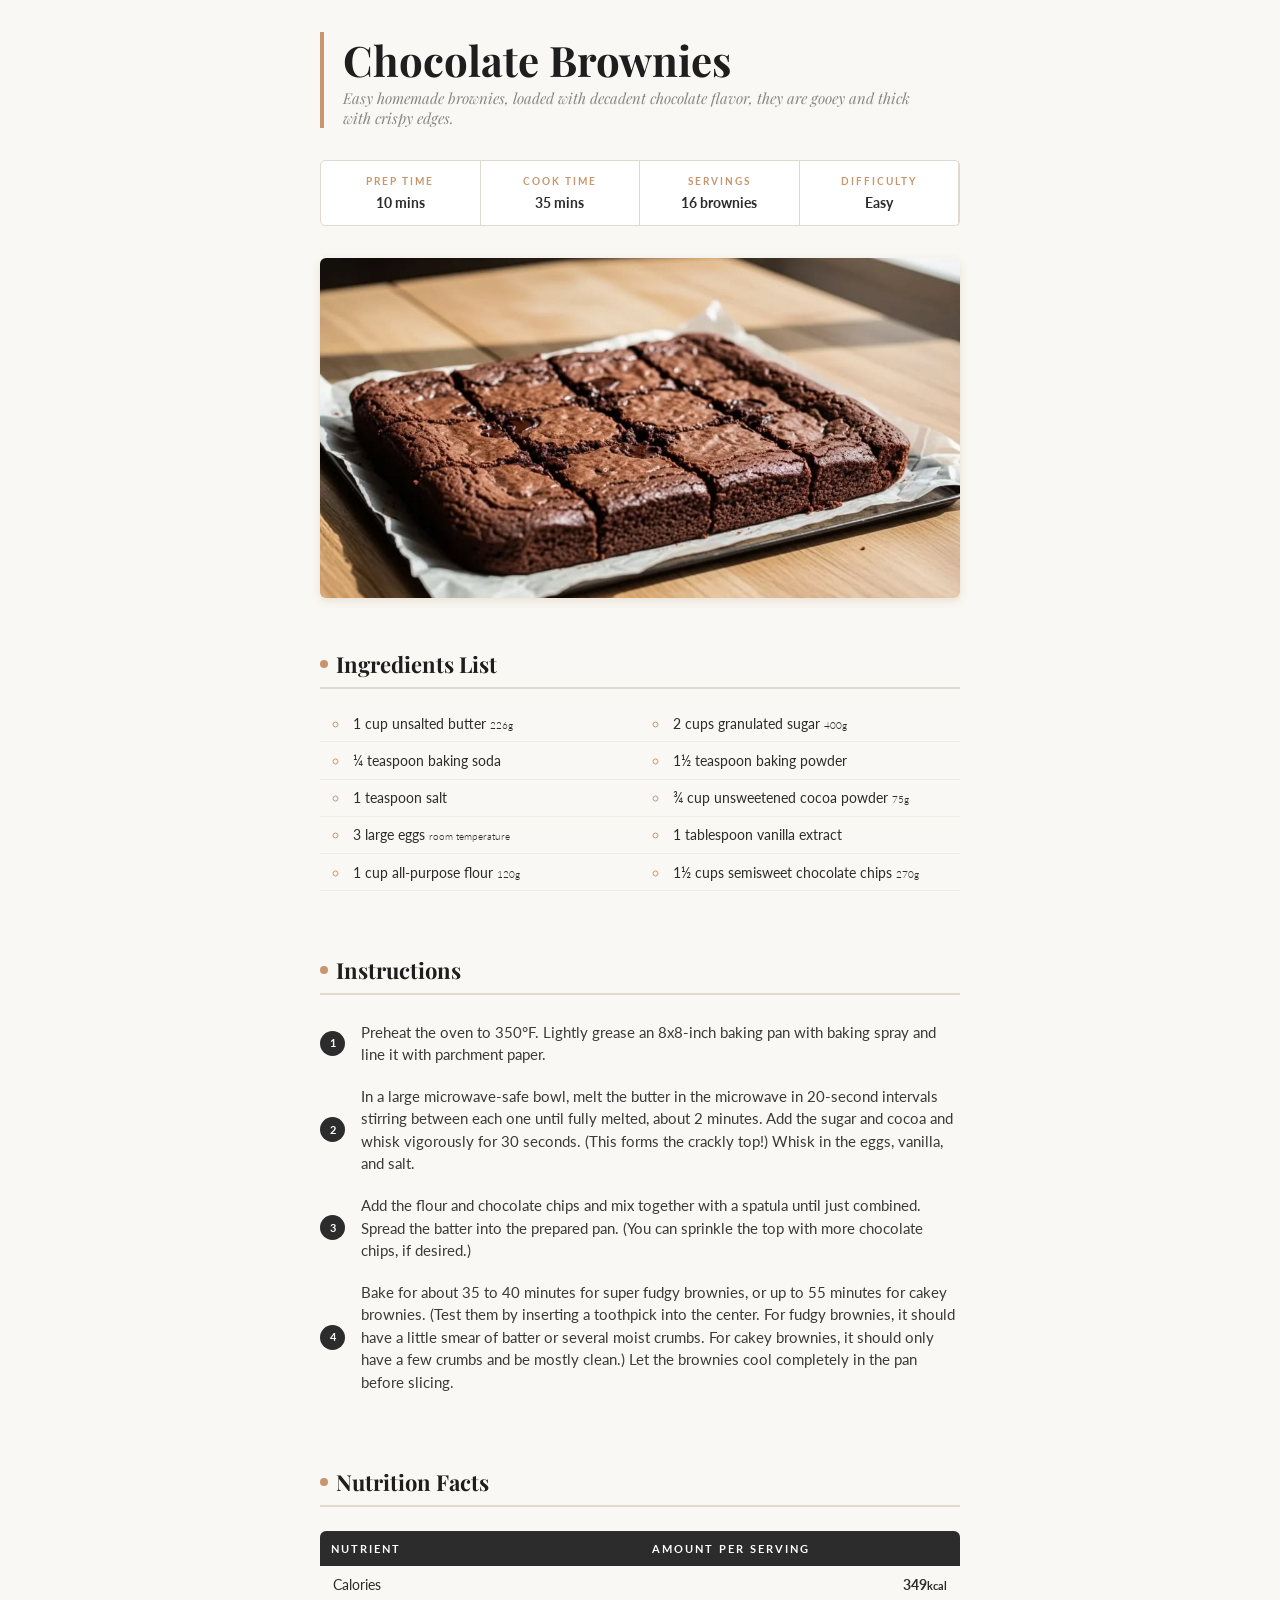
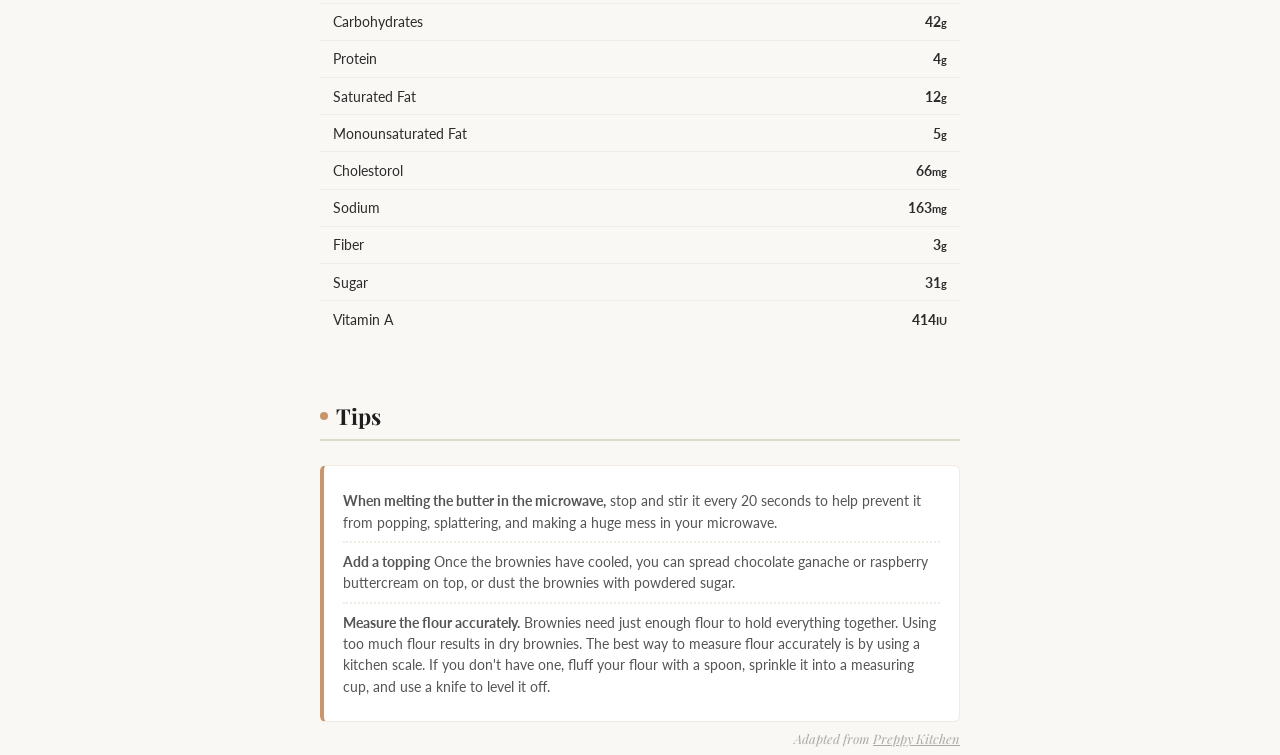
<file: recommend.html>
<!doctype html>
<html lang="en">
  <head>
    <meta charset="UTF-8" />
    <meta name="viewport" content="width=device-width initial-scale=1.0" />
    <title>RecipeBook - Chocolate Brownies</title>
    <link rel="stylesheet" href="./assets/styles/styles.css" />
    <link rel="preconnect" href="https://fonts.googleapis.com" />
    <link rel="preconnect" href="https://fonts.gstatic.com" crossorigin />
    <link
      href="https://fonts.googleapis.com/css2?family=Lato:ital,wght@0,100;0,300;0,400;0,700;0,900;1,100;1,300;1,400;1,700;1,900&family=Playfair+Display:ital,wght@0,400..900;1,400..900&display=swap"
      rel="stylesheet"
    />
  </head>
  <body>
    <main>
      <!-- Contains information on the recipe: name, description, prep time etc.-->
      <header>
        <div class="title-header">
          <h1 class="title">Chocolate Brownies</h1>
          <p class="tagline">
            Easy homemade brownies, loaded with decadent chocolate flavor, they
            are gooey and thick with crispy edges.
          </p>
        </div>
        <div class="recipe-information">
          <div class="info-item">
            <span class="stat">PREP TIME</span>
            <span class="info">10 mins</span>
          </div>
          <div class="info-item">
            <span class="stat">COOK TIME</span>
            <span class="info">35 mins</span>
          </div>
          <div class="info-item">
            <span class="stat">SERVINGS</span
            ><span class="info">16 brownies</span>
          </div>
          <div class="info-item">
            <span class="stat">DIFFICULTY</span>
            <span class="info">Easy</span>
          </div>
        </div>
      </header>

      <!-- Displays an image that visually represents the dish to be made and lists out the relevant ingredients for the dish -->
      <section>
        <div class="hero-img">
          <img
            src="./assets/chocolatebrownie.jpg"
            alt="A pan of chocolate brownies"
          />
        </div>
        <div class="ingredient-list">
          <h2>
            <div class="bullet"></div>
            Ingredients List
          </h2>
          <ul class="ingredient-items rec-ingredients">
            <li>1 cup unsalted butter <span>226g</span></li>
            <li>2 cups granulated sugar <span>400g</span></li>
            <li>¼ teaspoon baking soda</li>
            <li>1½ teaspoon baking powder</li>
            <li>1 teaspoon salt</li>
            <li>¾ cup unsweetened cocoa powder <span>75g</span></li>
            <li>3 large eggs <span>room temperature</span></li>
            <li>1 tablespoon vanilla extract</li>
            <li>1 cup all-purpose flour <span>120g</span></li>
            <li>1½ cups semisweet chocolate chips <span>270g</span></li>
          </ul>
        </div>
      </section>

      <!-- This section contains the step by step instruction on how to make the dish-->
      <section>
        <h2>
          <div class="bullet"></div>
          Instructions
        </h2>
        <ol class="instruction-items rec-instructions">
          <li>
            Preheat the oven to 350°F. Lightly grease an 8x8-inch baking pan
            with baking spray and line it with parchment paper.
          </li>
          <li>
            In a large microwave-safe bowl, melt the butter in the microwave in
            20-second intervals stirring between each one until fully melted,
            about 2 minutes. Add the sugar and cocoa and whisk vigorously for 30
            seconds. (This forms the crackly top!) Whisk in the eggs, vanilla,
            and salt.
          </li>
          <li>
            Add the flour and chocolate chips and mix together with a spatula
            until just combined. Spread the batter into the prepared pan. (You
            can sprinkle the top with more chocolate chips, if desired.)
          </li>
          <li>
            Bake for about 35 to 40 minutes for super fudgy brownies, or up to
            55 minutes for cakey brownies. (Test them by inserting a toothpick
            into the center. For fudgy brownies, it should have a little smear
            of batter or several moist crumbs. For cakey brownies, it should
            only have a few crumbs and be mostly clean.) Let the brownies cool
            completely in the pan before slicing.
          </li>
        </ol>
      </section>

      <!-- Uses a table element to display nutriition information on the dish-->
      <section>
        <h2>
          <div class="bullet"></div>
          Nutrition Facts
        </h2>
        <table id="nutrition-table">
          <thead>
            <tr class="nutrition-header">
              <th>NUTRIENT</th>
              <th>AMOUNT PER SERVING</th>
            </tr>
          </thead>
          <tbody>
            <tr>
              <td>Calories</td>
              <td>349<span class="unit">kcal</span></td>
            </tr>
            <tr>
              <td>Carbohydrates</td>
              <td>42<span class="unit">g</span></td>
            </tr>
            <tr>
              <td>Protein</td>
              <td>4<span class="unit">g</span></td>
            </tr>
            <tr>
              <td>Saturated Fat</td>
              <td>12<span class="unit">g</span></td>
            </tr>
            <tr>
              <td>Monounsaturated Fat</td>
              <td>5<span class="unit">g</span></td>
            </tr>
            <tr>
              <td>Cholestorol</td>
              <td>66<span class="unit">mg</span></td>
            </tr>
            <tr>
              <td>Sodium</td>
              <td>163<span class="unit">mg</span></td>
            </tr>
            <tr>
              <td>Fiber</td>
              <td>3<span class="unit">g</span></td>
            </tr>
            <tr>
              <td>Sugar</td>
              <td>31<span class="unit">g</span></td>
            </tr>
            <tr>
              <td>Vitamin A</td>
              <td>414<span class="unit">IU</span></td>
            </tr>
          </tbody>
        </table>
      </section>

      <!-- Displays notes/tips from the author of the recipe and gives credit to the author -->
      <section id="tip-section">
        <h2>
          <div class="bullet"></div>
          Tips
        </h2>
        <div class="tip-box">
          <ul class="tip-items">
            <li>
              <span>When melting the butter in the microwave,</span> stop and
              stir it every 20 seconds to help prevent it from popping,
              splattering, and making a huge mess in your microwave.
            </li>
            <li>
              <span>Add a topping</span> Once the brownies have cooled, you can
              spread chocolate ganache or raspberry buttercream on top, or dust
              the brownies with powdered sugar.
            </li>
            <li>
              <span>Measure the flour accurately.</span> Brownies need just
              enough flour to hold everything together. Using too much flour
              results in dry brownies. The best way to measure flour accurately
              is by using a kitchen scale. If you don't have one, fluff your
              flour with a spoon, sprinkle it into a measuring cup, and use a
              knife to level it off.
            </li>
          </ul>
        </div>

        <p class="source rec-source">
          Adapted from
          <a
            href="https://preppykitchen.com/brownie-recipe/#recipe"
            target="_blank"
            >Preppy Kitchen</a
          >
        </p>
      </section>
    </main>
  </body>
</html>
</file>
<file: assets/styles/styles.css>
@media (prefers-reduced-motion: reduce) {
  * {
    transition: none !important;
  }
}

* {
  box-sizing: border-box;
  margin: 0;
  padding: 0;
}

:root {
  --background-color: #faf8f4;
  --header-color: #1e1e1e;
  --primary-color: #2c2c2c;
  --secondary-color: #c8956c;
  --tagline: #888;
  --instruction-text: #3a3a3a;
  --note-text: #555;
  --attribution-text: #aaa;
  --divider-lines: #e0d9ce;
  --border-lines: #f0ebe3;
  --box-background: #fff;
  --hover-background-1: #f5f0e8;
  --main-font: Lato, san-serif;
  --header-font: "Playfair Display", serif;
}

/* animation for when screen loads */
@keyframes FadeIn {
  0% {
    opacity: 0.1;
    transform: translateY(-20px);
  }
  50% {
    opacity: 0.8;
    transform: translateY(-5px);
  }
  100% {
    opacity: 1;
    transform: translateY(0);
  }
}

body {
  width: 100%;
  height: 100vh;
  background-color: var(--background-color);
  color: var(--primary-color);
  font-size: 16px;
  font-family: var(--main-font);
  animation: FadeIn 0.4s ease-out forwards;
}

/* MOBILE-FIRST DESIGN */

main {
  width: 90vw;
  margin: 0 auto;
}

/* Header Information */

/* Title and tagline */
.title-header {
  border-left: 4px solid var(--secondary-color);
  margin: 2rem 0;
  padding: 0 1.2rem;
}

h1 {
  color: var(--header-color);
  font-family: var(--header-font);
  font-size: 2rem;
}

.tagline {
  color: var(--tagline);
  font-family: var(--header-font);
  font-size: 0.8rem;
  font-style: italic;
}

/* Recipe Information */
.recipe-information {
  display: grid;
  grid-template-columns: repeat(2, 1fr);
  background-color: var(--box-background);
  border-radius: 5px;
  border: 1px solid var(--divider-lines);
  margin-bottom: 2rem;
}

.info-item {
  border-right: 1px solid var(--divider-lines);
  border-bottom: 1px solid var(--divider-lines);
  display: flex;
  flex-direction: column;
  justify-content: space-around;
  align-items: center;
  gap: 0.4rem;
  padding: 0.9rem 0;
}
/* Removes the extra border lines from the right and bottom of the 2nd, 3rd and 4th cells respectively*/
.info-item:nth-child(2n) {
  border-right: none;
}

.info-item:nth-child(4n),
.info-item:nth-child(3n) {
  border-bottom: none;
}

.stat {
  color: var(--secondary-color);
  font-size: 0.5rem;
  font-weight: 700;
  letter-spacing: 2px;
}

.info {
  font-size: 0.75rem;
  font-weight: 700;
}

section {
  margin-bottom: 3.5rem;
}

/* Hero Image */
.hero-img img {
  width: 100%;
  height: 220px;
  margin-bottom: 2.5rem;
  object-fit: cover;
  object-position: 50% 65%;
  border-radius: 4px;
  box-shadow: 0 3px 10px #e8e0d5;
  animation: FadeIn 0.8s ease-out forwards;
}

/* All heading two and three's */
h2 {
  color: var(--header-color);
  font-size: 1.125rem;
  font-family: var(--header-font);
  font-weight: 500;
  display: flex;
  align-items: center;
  gap: 0.5rem;
  border-bottom: 2px solid var(--divider-lines);
  padding: 0.5rem 0;
}

.bullet {
  width: 7px;
  height: 7px;
  background-color: var(--secondary-color);
  border-radius: 50%;
}

h3 {
  color: var(--secondary-color);
  font-size: 0.7rem;
  margin: 0.9rem 0 0.3rem 0;
  letter-spacing: 2.5px;
}

/* Ingredients list */
.ingredient-items {
  display: grid;
  grid-template-columns: 1fr;
  list-style-type: circle;
  list-style-position: inside;
}

.ingredient-items > li {
  font-size: 0.812rem;
  padding: 0.6rem 0.8rem;
  border-bottom: 1px solid var(--border-lines);
}

.ingredient-items > li::marker {
  font-weight: bolder;
  color: var(--secondary-color);
  font-family: var(--main-font);
}

.ingredient-items > li > span {
  font-weight: 300;
  font-size: 0.65rem;
}

.rec-ingredients {
  margin-top: 1rem;
}

/* Instruction list */
.instruction-items {
  list-style: none;
  list-style-position: inside;
  counter-reset: steps;
}

.instruction-items > li {
  font-size: 0.812rem;
  padding: 0.6rem 0;
  color: var(--instruction-text);
  counter-increment: steps;
  display: flex;
  justify-content: flex-start;
  align-items: center;
  line-height: 1.5;
  gap: 0.7rem;
  cursor: pointer;
  transition: transform 0.8s ease-out;
}

.instruction-items li::before {
  content: counter(steps);
  min-width: 25px;
  height: 25px;
  border-radius: 50%;
  display: flex;
  justify-content: center;
  align-items: center;
  background-color: var(--primary-color);
  color: #fff;
  font-size: 0.6rem;
  font-weight: 700;
}

.rec-instructions {
  margin-top: 1rem;
}

/* Nutrition facts */
#nutrition-table {
  table-layout: fixed;
  width: 100%;
  border-collapse: collapse;
  margin-top: 1.5rem;
}

thead th {
  background-color: var(--primary-color);
  color: var(--box-background);
  padding: 0.7rem;
  text-align: left;
  font-size: 0.7rem;
  letter-spacing: 2px;
}

thead th:nth-child(1) {
  border-top-left-radius: 6px;
}

thead th:nth-child(2) {
  border-top-right-radius: 6px;
  border-left: 1px solid var(--primary-color);
}

tbody tr {
  border-bottom: 1px solid var(--border-lines);
}

tbody tr:nth-child(10) {
  border-bottom: none;
}

tbody td {
  padding: 0.6rem 0.8rem;
  font-size: 0.812rem;
}

tbody td:nth-child(even) {
  font-weight: 700;
  text-align: end;
}

.unit {
  font-size: 0.7rem;
}

/* Tips box */
#tip-section {
  margin-bottom: 1rem;
}

.tip-box {
  margin-top: 1.5rem;
  margin-bottom: 0.5rem;
  background-color: var(--box-background);
  padding: 1rem 1.2rem;
  border-radius: 6px;
  border: 1px solid var(--border-lines);
  border-left: 4px solid var(--secondary-color);
}

.tip-items {
  color: var(--note-text);
  font-size: 0.812rem;
  list-style: none;
}

.tip-items li {
  padding: 0.5rem 0;
  line-height: 1.5;
  border-bottom: 2px dotted var(--border-lines);
}

.tip-items li:last-child {
  border-bottom: none;
}

.tip-items span {
  font-weight: 700;
}

.source {
  text-align: end;
  font-size: 0.688rem;
  font-style: italic;
  font-family: var(--header-font);
  color: var(--attribution-text);
}

.source a {
  color: var(--attribution-text);
  cursor: pointer;
}

.rec-source {
  padding-bottom: 0.5rem;
}

/* Footer */

footer {
  width: 90vw;
  margin: 0 auto;
}

.footer-divider {
  width: 100%;
  border-bottom: 1px solid var(--divider-lines);
  margin: 0 auto;
}

footer p {
  font-size: 0.7rem;
  padding: 0.7rem 0;
  font-weight: 700;
  letter-spacing: 1px;
}

footer p > a {
  color: var(--secondary-color);
}

#nav-arrow {
  color: var(--secondary-color);
  font-size: 0.65rem;
  transition: transform 0.3s ease-out;
}

/* TABLETS/LAPTOPS VIEW */
@media screen and (min-width: 768px) {
  main {
    width: 80vw;
  }
  /* Header Information */
  h1 {
    font-size: 2.625rem;
  }

  .tagline {
    font-size: 0.9375rem;
  }

  .recipe-information {
    grid-template-columns: repeat(4, 1fr);
  }

  /* Remove extra border from bottom from the 1st and 2nd cells and Add border to the right of 2nd cell */
  .info-item:nth-child(1n),
  .info-item:nth-child(2n) {
    border-bottom: none;
  }

  .info-item:nth-child(2n) {
    border-right: 1px solid var(--divider-lines);
  }

  .stat {
    font-size: 0.625rem;
  }

  .info {
    font-size: 0.875rem;
  }

  /* Hero Image */
  .hero-img img {
    height: 340px;
    border-radius: 6px;
  }

  /* H2 and H3 */
  h2 {
    font-size: 1.375rem;
    font-weight: 700;
  }

  .bullet {
    width: 8px;
    height: 8px;
  }

  h3 {
    font-size: 0.72rem;
    margin: 1.2rem 0 0.4rem 0;
  }

  /* Ingredient List */
  .ingredient-items {
    grid-template-columns: repeat(2, 1fr);
  }

  .ingredient-items > li {
    font-size: 0.875rem;
  }

  /* Instruction List */
  .instruction-items li {
    font-size: 0.938rem;
    gap: 1rem;
  }

  .instruction-items li::before {
    font-size: 0.7rem;
  }

  /* Nutrition Facts */
  thead th {
    font-size: 0.68rem;
  }

  tbody td {
    font-size: 0.89rem;
  }

  /* Tips Box */
  .tip-items {
    font-size: 0.89rem;
  }

  .source {
    font-size: 0.812rem;
  }

  /* Footer */
  footer {
    width: 80vw;
  }

  footer p {
    font-size: 0.812rem;
  }

  #nav-arrow {
    font-size: 0.7rem;
  }
}

@media screen and (min-width: 1024px) {
  main {
    width: 50vw;
  }

  footer {
    width: 50vw;
  }

  /* hover effects for only desktops/laptops */
  .ingredient-items > li:hover {
    background-color: var(--hover-background-1);
  }

  /* target the list element first to hover on it but the effect should only be on the before content */
  .instruction-items li:hover::before {
    transform: scale(1.2);
    background-color: var(--tagline);
  }

  footer p > a:hover #nav-arrow {
    transform: translateX(5px);
  }
}
</file>
